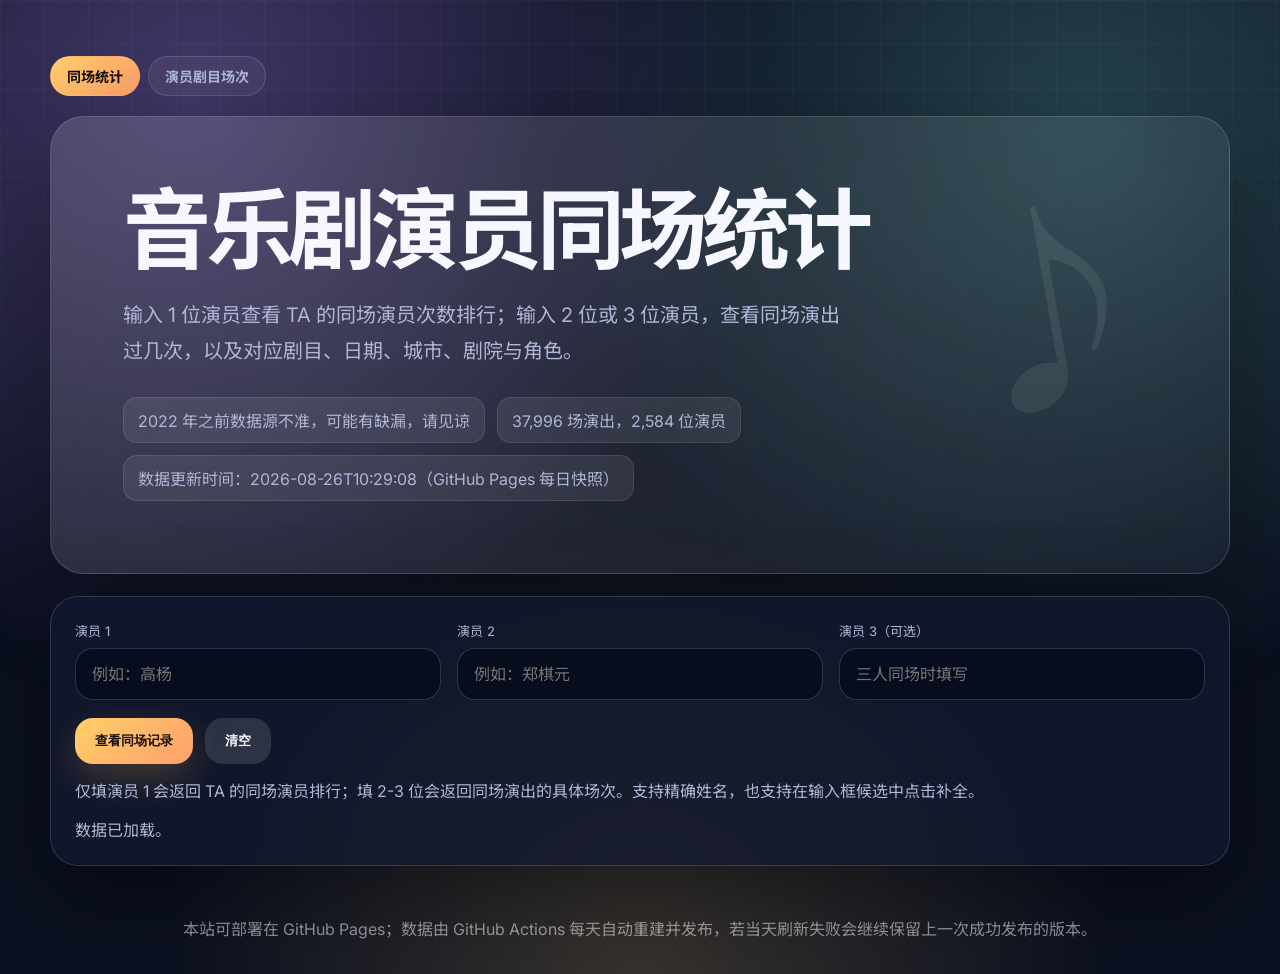
<file: site/index.html>
<!doctype html>
<html lang="zh-CN">
<head>
  <meta charset="UTF-8" />
  <meta name="viewport" content="width=device-width, initial-scale=1.0" />
  <title>音乐剧演员同场统计</title>
  <link rel="preconnect" href="https://fonts.googleapis.com">
  <link rel="preconnect" href="https://fonts.gstatic.com" crossorigin>
  <link href="https://fonts.googleapis.com/css2?family=Noto+Sans+SC:wght@400;500;700;900&family=Inter:wght@500;700;900&display=swap" rel="stylesheet">
  <link rel="stylesheet" href="styles.css" />
</head>
<body>
  <main class="page-shell">
    <nav class="site-nav" aria-label="页面导航">
      <a href="./" class="site-nav__link site-nav__link--active" aria-current="page">同场统计</a>
      <a href="./actor.html" class="site-nav__link">演员剧目场次</a>
    </nav>

    <section class="hero">
      <h1>音乐剧演员同场统计</h1>
      <p>输入 1 位演员查看 TA 的同场演员次数排行；输入 2 位或 3 位演员，查看同场演出过几次，以及对应剧目、日期、城市、剧院与角色。</p>
      <div class="hero__meta">
        <span id="coverageText">正在读取数据…</span>
        <span id="showCountText">—</span>
        <span id="updateText">GitHub Pages 每日自动更新</span>
      </div>
    </section>

    <section class="query-card" aria-label="演员查询区">
      <div class="query-grid">
        <label>
          <span>演员 1</span>
          <input id="actor1" list="artistList" placeholder="例如：高杨" autocomplete="off" />
        </label>
        <label>
          <span>演员 2</span>
          <input id="actor2" list="artistList" placeholder="例如：郑棋元" autocomplete="off" />
        </label>
        <label>
          <span>演员 3（可选）</span>
          <input id="actor3" list="artistList" placeholder="三人同场时填写" autocomplete="off" />
        </label>
      </div>
      <datalist id="artistList"></datalist>
      <div class="actions">
        <button id="searchBtn" type="button">查看同场记录</button>
        <button id="clearBtn" type="button" class="secondary">清空</button>
      </div>
      <p class="hint">仅填演员 1 会返回 TA 的同场演员排行；填 2-3 位会返回同场演出的具体场次。支持精确姓名，也支持在输入框候选中点击补全。</p>
      <div id="status" class="status" role="status"></div>
    </section>

    <section id="rankingPanel" class="result-panel hidden" aria-live="polite">
      <div class="summary-card">
        <div>
          <p class="eyebrow">同场演员次数排行</p>
          <h2 id="rankingArtist">—</h2>
          <p id="rankingSummary">—</p>
        </div>
        <div class="summary-stats">
          <div><strong id="rankingShowCount">0</strong><span>参演场次</span></div>
          <div><strong id="rankingPeerCount">0</strong><span>同场演员</span></div>
          <div><strong id="rankingTopPeer">—</strong><span>最常同场</span></div>
        </div>
      </div>

      <div class="toolbar">
        <label>
          <span>展示条数</span>
          <select id="rankingLimit">
            <option value="30">前 30 位</option>
            <option value="50">前 50 位</option>
            <option value="100">前 100 位</option>
            <option value="all">全部</option>
          </select>
        </label>
        <p class="hint" style="margin:0;align-self:center;">点击任意演员可切换为"两人同场"模式，查看具体演出场次。</p>
      </div>

      <div id="rankingList" class="ranking-list"></div>
    </section>

    <section id="resultPanel" class="result-panel hidden" aria-live="polite">
      <div class="summary-card">
        <div>
          <p class="eyebrow">同场次数</p>
          <h2 id="overlapCount">0 场</h2>
          <p id="summaryText">—</p>
        </div>
        <div class="summary-stats">
          <div><strong id="musicalCount">0</strong><span>部剧</span></div>
          <div><strong id="cityCount">0</strong><span>座城市</span></div>
          <div><strong id="dateRange">—</strong><span>日期范围</span></div>
        </div>
      </div>

      <div class="toolbar">
        <label>
          <span>筛选剧目</span>
          <select id="musicalFilter"><option value="">全部剧目</option></select>
        </label>
        <label>
          <span>排序</span>
          <select id="sortMode">
            <option value="desc">日期从新到旧</option>
            <option value="asc">日期从旧到新</option>
            <option value="musical">按剧目分组</option>
          </select>
        </label>
      </div>

      <div id="musicalBreakdown" class="breakdown"></div>
      <div id="showList" class="show-list"></div>
    </section>
  </main>

  <footer>
    <p>本站可部署在 GitHub Pages；数据由 GitHub Actions 每天自动重建并发布，若当天刷新失败会继续保留上一次成功发布的版本。</p>
  </footer>

  <script src="app.js"></script>
</body>
</html>
</file>
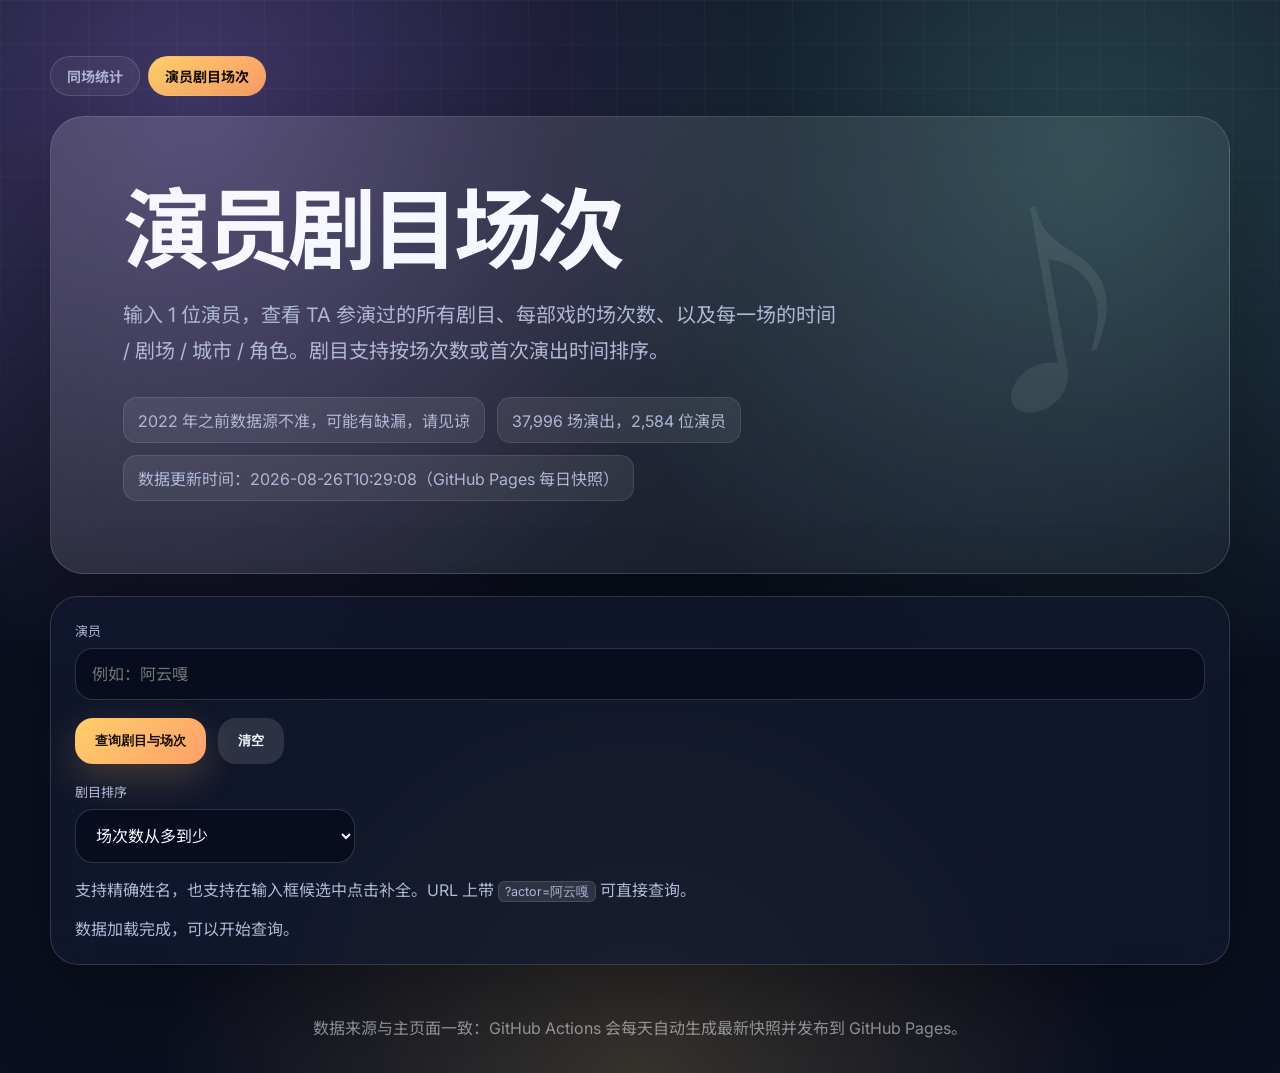
<file: site/actor.html>
<!doctype html>
<html lang="zh-CN">
<head>
  <meta charset="UTF-8" />
  <meta name="viewport" content="width=device-width, initial-scale=1.0" />
  <title>演员剧目场次 · 音乐剧演员同场统计</title>
  <link rel="preconnect" href="https://fonts.googleapis.com">
  <link rel="preconnect" href="https://fonts.gstatic.com" crossorigin>
  <link href="https://fonts.googleapis.com/css2?family=Noto+Sans+SC:wght@400;500;700;900&family=Inter:wght@500;700;900&display=swap" rel="stylesheet">
  <link rel="stylesheet" href="styles.css" />
</head>
<body>
  <main class="page-shell">
    <nav class="site-nav" aria-label="页面导航">
      <a href="./" class="site-nav__link">同场统计</a>
      <a href="./actor.html" class="site-nav__link site-nav__link--active" aria-current="page">演员剧目场次</a>
    </nav>

    <section class="hero">
      <h1>演员剧目场次</h1>
      <p>输入 1 位演员，查看 TA 参演过的所有剧目、每部戏的场次数、以及每一场的时间 / 剧场 / 城市 / 角色。剧目支持按场次数或首次演出时间排序。</p>
      <div class="hero__meta">
        <span id="coverageText">正在读取数据…</span>
        <span id="showCountText">—</span>
        <span id="updateText">GitHub Pages 每日自动更新</span>
      </div>
    </section>

    <section class="query-card" aria-label="演员查询区">
      <div class="query-grid query-grid--single">
        <label>
          <span>演员</span>
          <input id="actor" list="artistList" placeholder="例如：阿云嘎" autocomplete="off" />
        </label>
      </div>
      <datalist id="artistList"></datalist>
      <div class="actions">
        <button id="searchBtn" type="button">查询剧目与场次</button>
        <button id="clearBtn" type="button" class="secondary">清空</button>
      </div>
      <div class="sort-controls" aria-label="剧目排序">
        <label>
          <span>剧目排序</span>
          <select id="musicalSortOrder">
            <option value="count-desc">场次数从多到少</option>
            <option value="first-asc">首次演出从早到晚</option>
            <option value="first-desc">首次演出从晚到早</option>
          </select>
        </label>
      </div>
      <p class="hint">支持精确姓名，也支持在输入框候选中点击补全。URL 上带 <code>?actor=阿云嘎</code> 可直接查询。</p>
      <div id="status" class="status" role="status"></div>
    </section>

    <section id="resultPanel" class="result-panel hidden" aria-live="polite">
      <div class="summary-card">
        <div>
          <p class="eyebrow">演员概览</p>
          <h2 id="actorName">—</h2>
          <p id="actorSummary">—</p>
        </div>
        <div class="summary-stats">
          <div><strong id="totalShowCount">0</strong><span>总场次</span></div>
          <div><strong id="musicalCount">0</strong><span>剧目数</span></div>
          <div><strong id="dateRange">—</strong><span>时间跨度</span></div>
        </div>
      </div>

      <div id="musicalList" class="musical-list"></div>
    </section>
  </main>

  <footer>
    <p>数据来源与主页面一致：GitHub Actions 会每天自动生成最新快照并发布到 GitHub Pages。</p>
  </footer>

  <script src="actor.js"></script>
</body>
</html>
</file>
<file: site/styles.css>
:root {
  color-scheme: dark;
  --bg: #0b1020;
  --bg-soft: rgba(255,255,255,.08);
  --card: rgba(18, 25, 48, .72);
  --card-strong: rgba(25, 34, 65, .9);
  --text: #f7f8ff;
  --muted: #aeb7d6;
  --line: rgba(255,255,255,.14);
  --accent: #ffcf6a;
  --accent-2: #b48cff;
  --accent-3: #7ce7d9;
  --danger: #ff7c91;
  --shadow: 0 30px 90px rgba(0, 0, 0, .35);
}

* { box-sizing: border-box; }

body {
  margin: 0;
  min-height: 100vh;
  font-family: "Inter", "Noto Sans SC", system-ui, -apple-system, BlinkMacSystemFont, "Segoe UI", sans-serif;
  background:
    radial-gradient(circle at 15% 10%, rgba(180, 140, 255, .32), transparent 36rem),
    radial-gradient(circle at 85% 15%, rgba(124, 231, 217, .24), transparent 34rem),
    radial-gradient(circle at 50% 100%, rgba(255, 207, 106, .18), transparent 30rem),
    var(--bg);
  color: var(--text);
}

body::before {
  content: "";
  position: fixed;
  inset: 0;
  pointer-events: none;
  background-image: linear-gradient(rgba(255,255,255,.035) 1px, transparent 1px), linear-gradient(90deg, rgba(255,255,255,.035) 1px, transparent 1px);
  background-size: 44px 44px;
  mask-image: linear-gradient(to bottom, rgba(0,0,0,.85), transparent 85%);
}

.page-shell {
  width: min(1180px, calc(100% - 32px));
  margin: 0 auto;
  padding: 56px 0 34px;
}

.hero {
  position: relative;
  overflow: hidden;
  border: 1px solid var(--line);
  border-radius: 34px;
  padding: clamp(32px, 6vw, 72px);
  background: linear-gradient(135deg, rgba(255,255,255,.14), rgba(255,255,255,.04));
  box-shadow: var(--shadow);
  backdrop-filter: blur(22px);
}

.hero::after {
  content: "♪";
  position: absolute;
  right: clamp(20px, 6vw, 70px);
  top: 18px;
  font-size: clamp(86px, 18vw, 220px);
  color: rgba(255,255,255,.08);
  font-weight: 900;
  transform: rotate(-10deg);
}

.hero__badge {
  display: inline-flex;
  padding: 9px 14px;
  border: 1px solid rgba(255,255,255,.18);
  border-radius: 999px;
  color: var(--accent);
  background: rgba(255,207,106,.1);
  font-size: 14px;
  margin-bottom: 22px;
}

h1 {
  position: relative;
  z-index: 1;
  margin: 0;
  max-width: 820px;
  font-size: clamp(42px, 8vw, 88px);
  line-height: .95;
  letter-spacing: -.06em;
}

.hero p {
  position: relative;
  z-index: 1;
  max-width: 720px;
  color: var(--muted);
  font-size: clamp(16px, 2vw, 20px);
  line-height: 1.8;
  margin: 24px 0 0;
}

.hero__meta {
  position: relative;
  z-index: 1;
  display: flex;
  flex-wrap: wrap;
  gap: 12px;
  margin-top: 28px;
}

.hero__meta span, .status, .hint {
  color: var(--muted);
}

.hero__meta span {
  padding: 10px 14px;
  border-radius: 14px;
  background: rgba(255,255,255,.08);
  border: 1px solid rgba(255,255,255,.1);
}

.query-card, .result-panel {
  margin-top: 22px;
  border: 1px solid var(--line);
  border-radius: 28px;
  background: var(--card);
  box-shadow: var(--shadow);
  backdrop-filter: blur(20px);
}

.query-card { padding: 24px; }

.query-grid {
  display: grid;
  grid-template-columns: repeat(3, 1fr);
  gap: 16px;
}

label span {
  display: block;
  color: var(--muted);
  font-size: 13px;
  margin-bottom: 8px;
}

input, select {
  width: 100%;
  border: 1px solid rgba(255,255,255,.16);
  border-radius: 18px;
  background: rgba(4, 9, 24, .62);
  color: var(--text);
  padding: 15px 16px;
  outline: none;
  font: inherit;
  transition: border-color .2s ease, box-shadow .2s ease, transform .2s ease;
}

input:focus, select:focus {
  border-color: rgba(255,207,106,.72);
  box-shadow: 0 0 0 4px rgba(255,207,106,.12);
}

.actions {
  display: flex;
  gap: 12px;
  margin-top: 18px;
}

button {
  border: 0;
  border-radius: 18px;
  padding: 14px 20px;
  color: #130f08;
  background: linear-gradient(135deg, var(--accent), #ff9f6a);
  font-weight: 800;
  cursor: pointer;
  box-shadow: 0 14px 36px rgba(255, 180, 95, .22);
  transition: transform .2s ease, filter .2s ease;
}

button:hover { transform: translateY(-2px); filter: brightness(1.05); }
button.secondary { color: var(--text); background: rgba(255,255,255,.12); box-shadow: none; }
button:disabled { opacity: .55; cursor: not-allowed; transform: none; }

.hint { margin: 14px 0 0; line-height: 1.7; }
.status { margin-top: 12px; min-height: 24px; }
.status.error { color: var(--danger); }

.result-panel { padding: 22px; }
.hidden { display: none; }

.summary-card {
  display: grid;
  grid-template-columns: 1.2fr .8fr;
  gap: 18px;
  border-radius: 24px;
  padding: 24px;
  background: linear-gradient(135deg, rgba(180,140,255,.18), rgba(124,231,217,.1));
  border: 1px solid rgba(255,255,255,.12);
}

.eyebrow { color: var(--accent-3); margin: 0 0 4px; font-weight: 800; letter-spacing: .08em; }
.summary-card h2 { margin: 0; font-size: clamp(42px, 7vw, 78px); letter-spacing: -.05em; }
.summary-card p { color: var(--muted); line-height: 1.7; }

.summary-stats {
  display: grid;
  grid-template-columns: repeat(3, 1fr);
  gap: 10px;
  align-content: center;
}

.summary-stats div {
  min-height: 112px;
  border-radius: 20px;
  background: rgba(0,0,0,.18);
  border: 1px solid rgba(255,255,255,.11);
  padding: 16px;
}

.summary-stats strong { display: block; font-size: 28px; }
.summary-stats span { color: var(--muted); font-size: 13px; }

.toolbar {
  display: grid;
  grid-template-columns: 1fr 220px;
  gap: 14px;
  margin: 20px 0;
}

.breakdown {
  display: grid;
  grid-template-columns: repeat(auto-fit, minmax(210px, 1fr));
  gap: 12px;
  margin-bottom: 20px;
}

.breakdown-card {
  padding: 16px;
  border-radius: 20px;
  background: rgba(255,255,255,.08);
  border: 1px solid rgba(255,255,255,.11);
}

.breakdown-card strong { display: block; font-size: 24px; color: var(--accent); }
.breakdown-card span { color: var(--muted); font-size: 13px; }

.show-list {
  display: grid;
  gap: 12px;
}

.show-card {
  display: grid;
  grid-template-columns: 190px 1fr;
  gap: 18px;
  padding: 18px;
  border: 1px solid rgba(255,255,255,.11);
  border-radius: 22px;
  background: rgba(255,255,255,.07);
  transition: transform .2s ease, border-color .2s ease;
}

.show-card:hover { transform: translateY(-2px); border-color: rgba(255,207,106,.35); }
.show-date { color: var(--accent); font-weight: 900; }
.show-city { color: var(--muted); margin-top: 6px; }
.show-title { font-size: 20px; font-weight: 900; margin-bottom: 6px; }
.show-theatre { color: var(--muted); }
.roles { display: flex; flex-wrap: wrap; gap: 8px; margin-top: 12px; }
.role-pill { padding: 8px 10px; border-radius: 999px; background: rgba(124,231,217,.12); color: #c7fff8; font-size: 13px; }
.empty { padding: 30px; text-align: center; color: var(--muted); }
.load-more-wrap { display: flex; justify-content: center; padding: 12px 0 4px; }
.load-more-wrap button { min-width: min(100%, 320px); }

footer { width: min(1180px, calc(100% - 32px)); margin: 0 auto 34px; color: rgba(247,248,255,.56); text-align: center; }

@media (max-width: 860px) {
  .query-grid, .summary-card, .toolbar, .show-card { grid-template-columns: 1fr; }
  .summary-stats { grid-template-columns: 1fr; }
  .page-shell { padding-top: 24px; }
}


.ranking-list {
  display: grid;
  gap: 8px;
  margin-top: 8px;
}
.ranking-row {
  display: grid;
  grid-template-columns: 56px 1.2fr auto 2fr;
  align-items: center;
  gap: 14px;
  padding: 14px 18px;
  border: 1px solid var(--line);
  border-radius: 18px;
  background: #fff;
  cursor: pointer;
  text-align: left;
  font: inherit;
  color: inherit;
  transition: transform .12s ease, border-color .12s ease, background .12s ease;
}
.ranking-row:hover {
  border-color: #111;
  transform: translateY(-1px);
  background: #fafafa;
}
.ranking-rank {
  font-family: 'Inter', 'Noto Sans SC', sans-serif;
  font-weight: 900;
  color: var(--muted);
  font-size: 18px;
}
.ranking-name {
  font-weight: 700;
  font-size: 18px;
  color: #111;
}
.ranking-count {
  display: inline-flex;
  align-items: baseline;
  gap: 6px;
  padding: 6px 12px;
  border-radius: 999px;
  background: #111;
  color: #fff;
  font-family: 'Inter', 'Noto Sans SC', sans-serif;
}
.ranking-count strong { font-size: 20px; font-weight: 900; }
.ranking-count span { font-size: 12px; opacity: .8; }
.ranking-musicals {
  color: #111;
  font-size: 14px;
  line-height: 1.5;
}
.ranking-more {
  margin-left: 6px;
  padding: 2px 8px;
  border-radius: 999px;
  border: 1px solid var(--line);
  font-size: 12px;
  color: var(--muted);
}
.empty {
  padding: 32px;
  text-align: center;
  color: var(--muted);
  border: 1px dashed var(--line);
  border-radius: 18px;
}

@media (max-width: 720px) {
  .ranking-row {
    grid-template-columns: 40px 1fr auto;
    grid-template-areas:
      "rank name count"
      "rank musicals musicals";
    gap: 8px 12px;
  }
  .ranking-rank { grid-area: rank; }
  .ranking-name { grid-area: name; }
  .ranking-count { grid-area: count; }
  .ranking-musicals { grid-area: musicals; font-size: 13px; }
}

/* ========== 副页面通用导航 ========== */
.site-nav {
  display: flex;
  flex-wrap: wrap;
  gap: 8px;
  margin-bottom: 20px;
}
.site-nav__link {
  display: inline-flex;
  align-items: center;
  padding: 9px 16px;
  border: 1px solid var(--line);
  border-radius: 999px;
  color: var(--muted);
  background: rgba(255,255,255,.05);
  text-decoration: none;
  font-size: 14px;
  font-weight: 700;
  transition: background .2s ease, color .2s ease, border-color .2s ease, transform .2s ease;
}
.site-nav__link:hover {
  color: var(--text);
  border-color: rgba(255,207,106,.4);
  background: rgba(255,207,106,.08);
  transform: translateY(-1px);
}
.site-nav__link--active {
  color: #130f08;
  background: linear-gradient(135deg, var(--accent), #ff9f6a);
  border-color: transparent;
}

/* ========== 演员剧目场次副页面 ========== */
.query-grid--single {
  grid-template-columns: 1fr;
}

.sort-controls {
  max-width: 280px;
  margin-top: 18px;
}

.hint code {
  padding: 2px 6px;
  border-radius: 6px;
  background: rgba(255,255,255,.1);
  border: 1px solid rgba(255,255,255,.12);
  font-family: 'Inter', 'SFMono-Regular', 'Menlo', monospace;
  font-size: 12.5px;
}

.musical-list {
  display: grid;
  gap: 12px;
}

.musical-card {
  border: 1px solid var(--line);
  border-radius: 22px;
  background: rgba(255,255,255,.07);
  overflow: hidden;
  transition: border-color .2s ease, transform .2s ease;
}
.musical-card[open] {
  border-color: rgba(255,207,106,.35);
  background: rgba(255,255,255,.09);
}
.musical-card:hover {
  transform: translateY(-1px);
}

.musical-card__summary {
  list-style: none;
  cursor: pointer;
  display: flex;
  flex-wrap: wrap;
  align-items: center;
  gap: 12px;
  padding: 16px 20px;
  color: var(--text);
}
.musical-card__summary::-webkit-details-marker { display: none; }
.musical-card__summary::marker { content: ''; }

.musical-card__rank {
  min-width: 42px;
  color: var(--muted);
  font-weight: 900;
  font-family: 'Inter', 'Noto Sans SC', sans-serif;
  font-size: 15px;
}

.musical-card__title {
  flex: 1 1 200px;
  font-size: 19px;
  font-weight: 800;
  letter-spacing: -.01em;
  overflow: hidden;
  text-overflow: ellipsis;
}

.musical-card__count {
  display: inline-flex;
  align-items: baseline;
  gap: 4px;
  padding: 6px 12px;
  border-radius: 999px;
  background: linear-gradient(135deg, var(--accent), #ff9f6a);
  color: #130f08;
  font-weight: 900;
}
.musical-card__count strong { font-size: 18px; }
.musical-card__count span { font-size: 12px; opacity: .8; }

.musical-card__meta {
  color: var(--muted);
  font-size: 13px;
  flex: 1 1 100%;
  order: 5;
  overflow: hidden;
  text-overflow: ellipsis;
  white-space: nowrap;
}

.musical-card__chev {
  color: var(--muted);
  font-size: 14px;
  transition: transform .2s ease;
}
.musical-card[open] .musical-card__chev { transform: rotate(-180deg); }

.show-rows {
  list-style: none;
  margin: 0;
  padding: 4px 20px 18px;
  display: grid;
  gap: 8px;
  counter-reset: showrow;
}

.show-row {
  display: grid;
  grid-template-columns: 170px 1.4fr 1.4fr;
  gap: 14px;
  align-items: center;
  padding: 12px 14px;
  border-radius: 16px;
  background: rgba(0,0,0,.22);
  border: 1px solid rgba(255,255,255,.08);
  overflow: hidden;
}

.show-row__time {
  color: var(--accent);
  font-weight: 800;
  font-family: 'Inter', 'Noto Sans SC', sans-serif;
}
.show-row__city {
  font-weight: 700;
  color: var(--text);
}
.show-row__theatre {
  color: var(--muted);
  font-size: 13px;
  margin-top: 2px;
  overflow-wrap: anywhere;
}

.show-row__roles {
  display: flex;
  flex-wrap: wrap;
  gap: 6px;
  min-width: 0;
  overflow-x: auto;
}
.role-pill--muted {
  background: rgba(255,255,255,.08);
  color: var(--muted);
}

@media (max-width: 720px) {
  .musical-card__summary { padding: 14px 16px; }
  .musical-card__meta { font-size: 12px; }
  .show-rows { padding: 4px 14px 14px; }
  .show-row {
    grid-template-columns: 1fr;
    gap: 6px;
  }
  .show-row__time {
    order: -1;
  }
}
</file>
